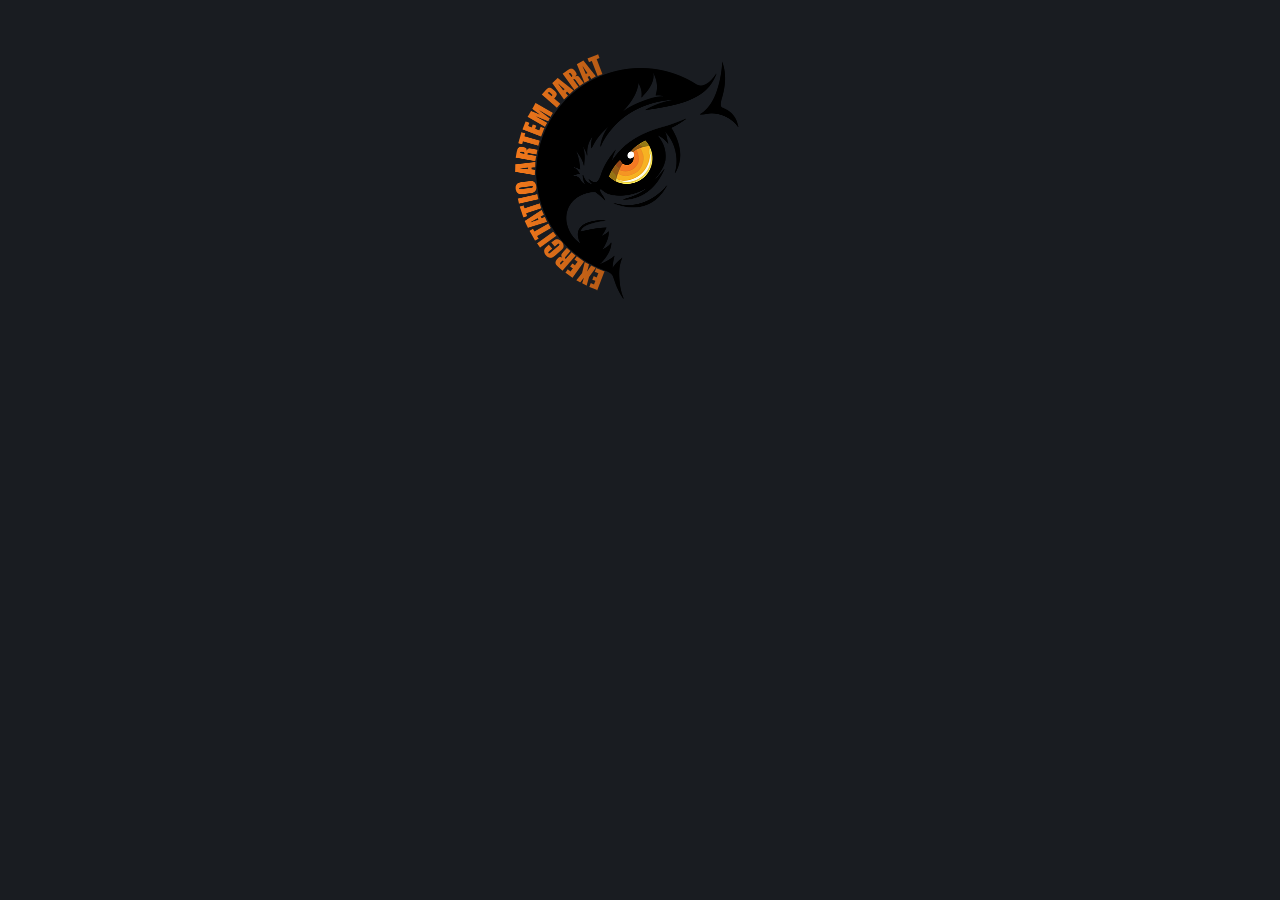
<file: OWL_animation/index.html>
<!DOCTYPE html>
<html lang="en">
<head>
    <meta charset="UTF-8">
    <meta name="viewport" content="width=device-width, initial-scale=1.0">
    <title>Owl animation</title>
    <link rel="stylesheet" href="./css/normalize.css">
    <link rel="stylesheet" href="./css/styles.css">
</head>
<body>
    <div class="owl-animation-block">
        <div class="owl-central">
            <img class="owl-central-img img-opac" src="./img/owl-img-central.png" alt="">
            <img class="owl-central-img" src="./img/owl-img-central_op.png" alt="">
            <img class="owl-central-text" src="./img/owl-img-text.png" alt="">
        </div>

    </div>
</body>
</html>
</file>
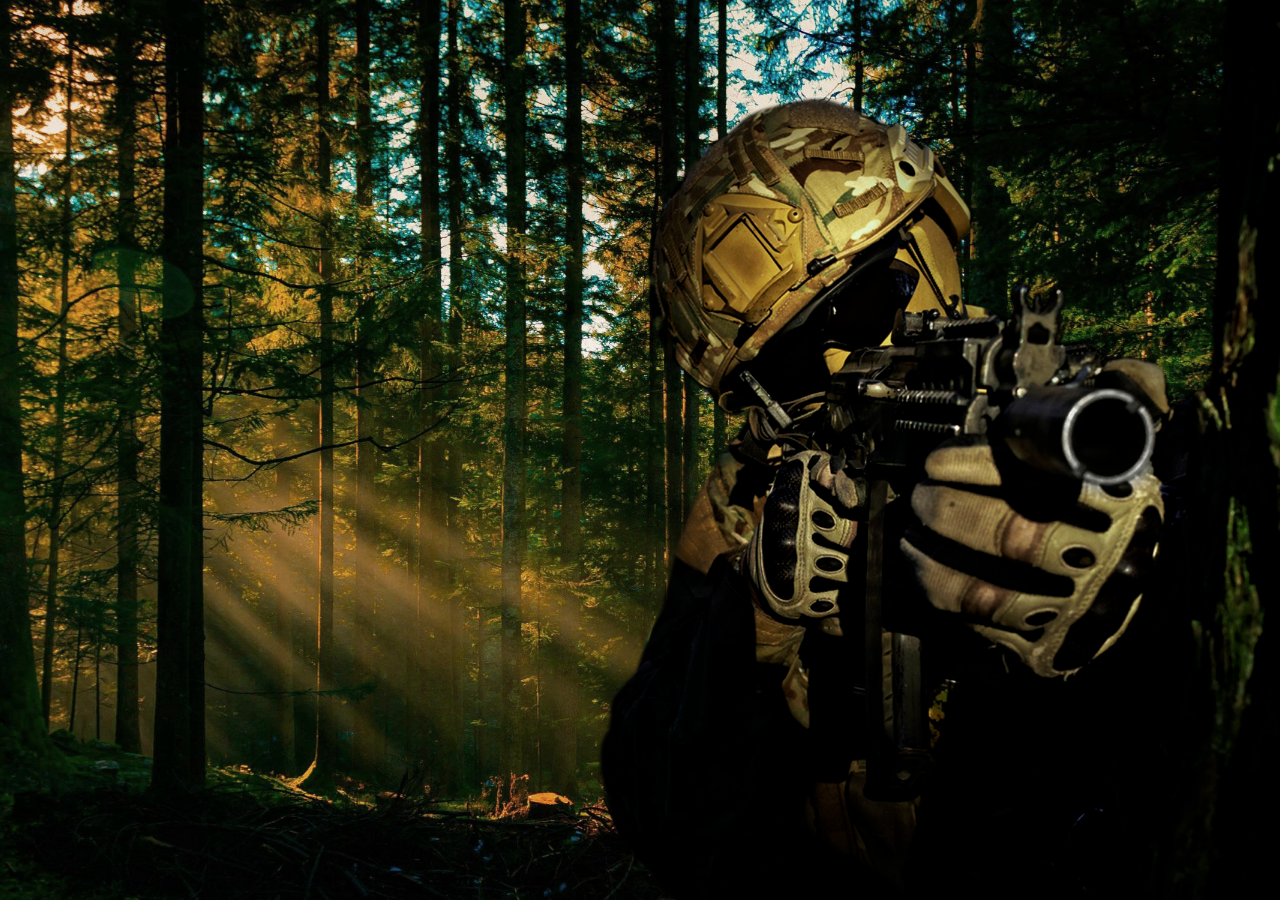
<file: Paralax/index.html>
<!DOCTYPE html>
<html lang="en">
<head>
    <meta charset="UTF-8">
    <meta name="viewport" content="width=device-width, initial-scale=1.0">
    <meta http-equiv="X-UA-Compatible" content="ie=edge">
    <title>Paralax</title>
    <link rel="stylesheet" href="./style.css">
</head>
<body>
    <div class="scene">
        <div class="layer bg" data-speed="10">
            <img src="./img/bg.jpg" alt="img">
        </div>
        <div class="layer sc" data-speed="30">
            <img src="./img/01.png" alt="img" class="second-img">
        </div>
    </div>
</body>
<script src="./index.js"></script>
</html>
</file>
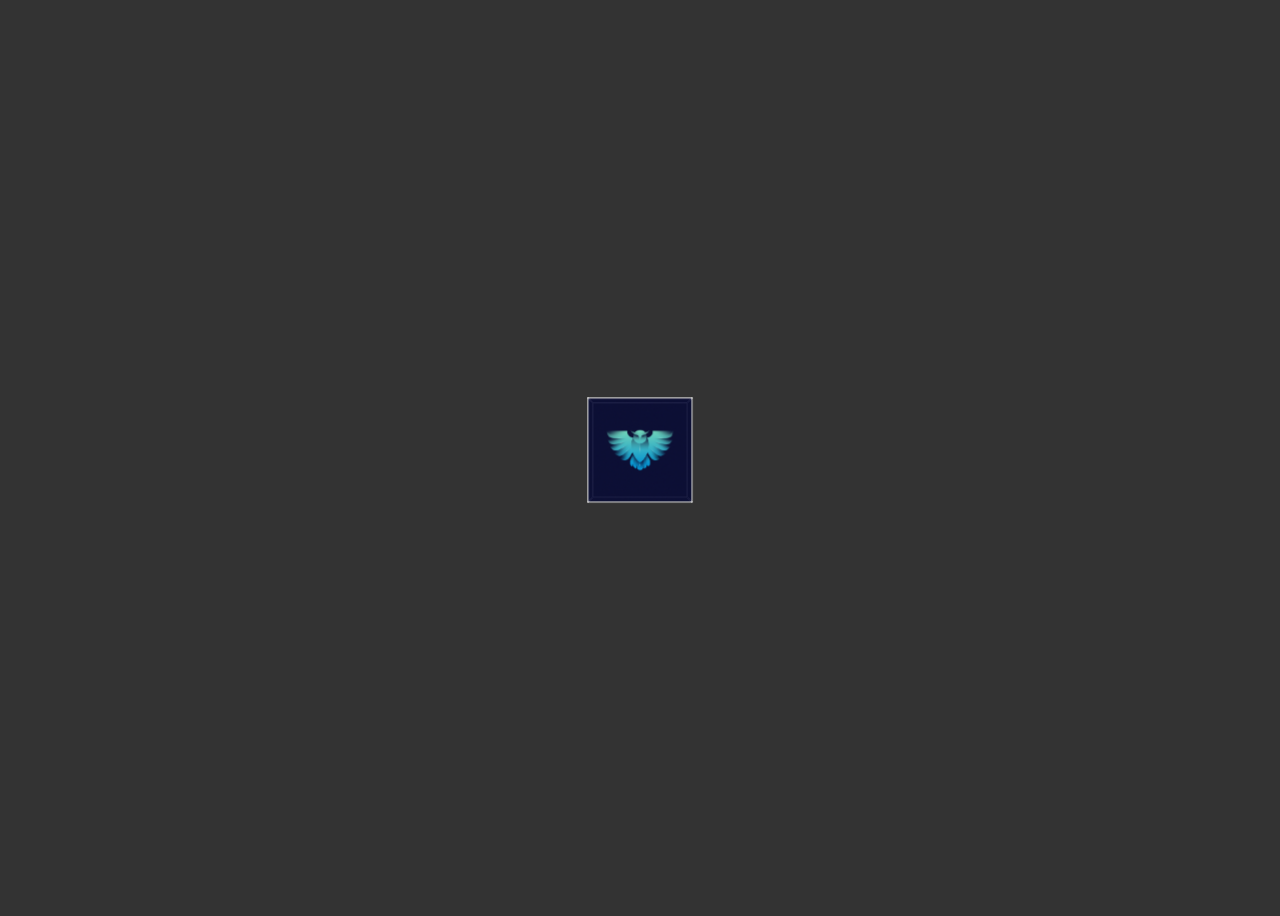
<file: Cubes/cube-auto/index.html>
<!DOCTYPE html>
<html lang="en">

<head>
    <meta charset="UTF-8">
    <meta name="viewport" content="width=device-width, initial-scale=1.0">
    <meta http-equiv="X-UA-Compatible" content="ie=edge">
    <title>Document</title>
    <link rel="stylesheet" href="https://necolas.github.io/normalize.css/8.0.1/normalize.css">
    <link rel="stylesheet" href="./styles.css">
</head>

<body>
  <div class="wrap">
    <div class="cube">
      <div class="front">

      </div>
      <div class="back">

      </div>
      <div class="top">
  
      </div>
      <div class="bottom">

      </div>
      <div class="left">

      </div>
      <div class="right">

      </div>
    </div>
  </div>
  <script src="./index.js"></script>
    </body>

</html>
</file>
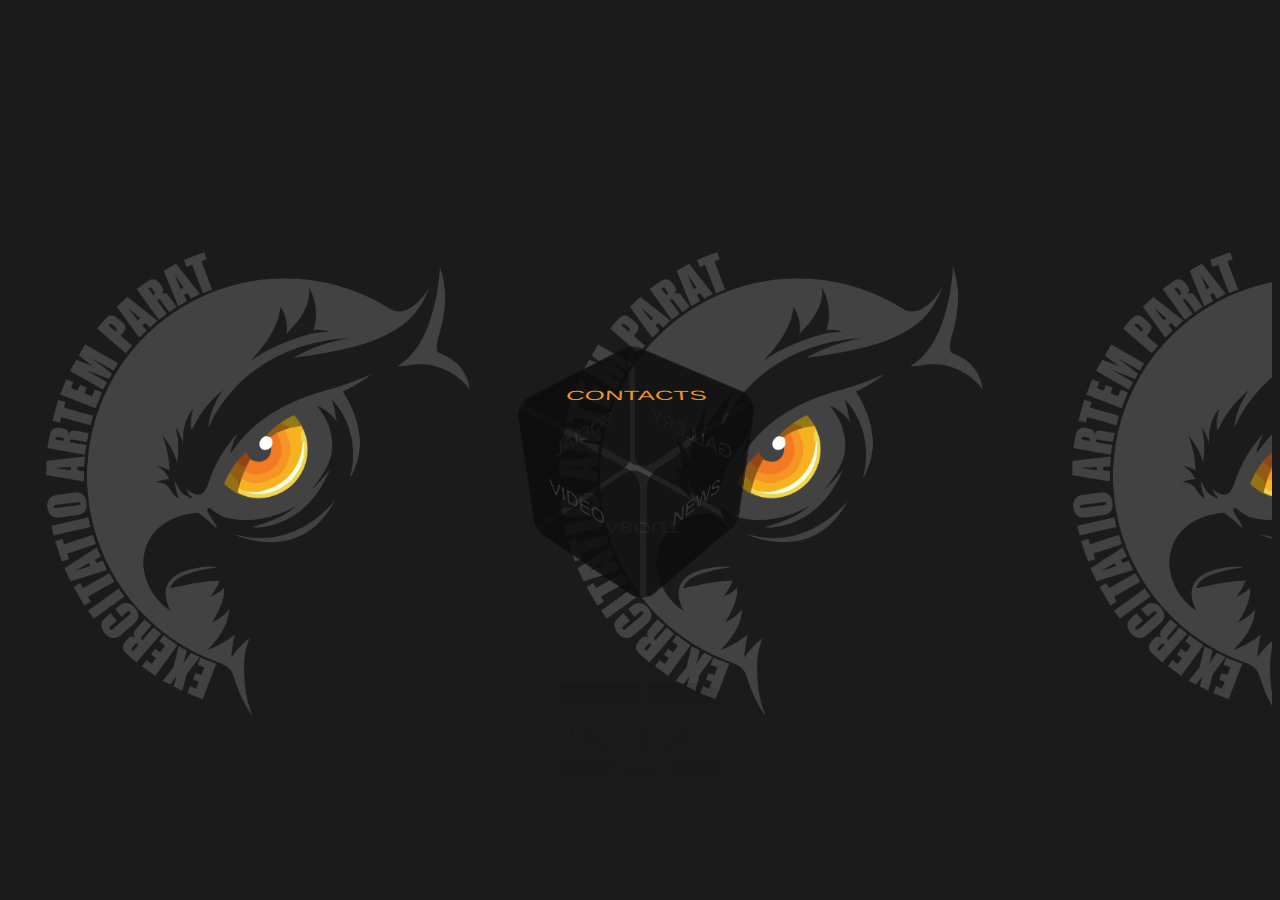
<file: Cubes/cube-top/index.html>
<!DOCTYPE html>
<html lang="en">

<head>
  <meta charset="UTF-8">
  <meta name="viewport" content="width=device-width, initial-scale=1.0">
  <meta http-equiv="X-UA-Compatible" content="ie=edge">
  <title>Document</title>
  <link rel="stylesheet" href="./styles.css">
</head>

<body>
  <div class="start-block">
    <div id="wrapper">
      <div class="viewport">
        <div class="cube">
          <div class="side">
            <div class="cube-image" data-size="ABOUT">ABOUT</div>
          </div>
          <div class="side">
            <div class="cube-image">GALLERY</div>
          </div>
          <div class="side">
            <div class="cube-image">NEWS</div>
          </div>
          <div class="side">
            <div class="cube-image">VIDEO</div>
          </div>
          <div class="side">
            <div class="cube-image">SOCIAL</div>
          </div>
          <div class="side">
            <div class="cube-image active">CONTACTS</div>
          </div>
        </div>
      </div>
    </div>
  </div>
  <script src="./index.js"></script>
  <script src="./taping.js"></script>
</body>

</html>
</file>
<file: OWL_animation/css/styles.css>
body{
    background-color: #191C21;
}

.owl-animation-block{
    position: relative;
    width: 250px;
    height: 250px;
    margin: 50px auto;
}

.owl-central{
    position: absolute;
    width: 100%;
    height: 100%;
}

.owl-central img{
    width: 100%;
}

.owl-central-img{
    max-width: 100%;
    position: absolute;
    /* top: 8px; */
    /* left: 6px; */
}
.img-opac{
    animation-name: animationNameSecond;
    animation-duration: 2s;
    animation-timing-function: ease-in-out;
    animation-iteration-count: 10;
}

.owl-central-text{
    position: absolute;
    animation-name: animationName;
    animation-duration: 2s;
    animation-timing-function: linear;
    animation-iteration-count: 10;
    /* animation-direction: alternate; */
    /* animation-fill-mode: forwards; */
}




@keyframes animationName {
    0%  {transform: rotateZ(0deg)}
    40% {
            transform: rotateZ(60deg);
            opacity: 0.9;
    }
    41% {
        transform: rotateZ(120deg);
        opacity: 1;
        }
    50% {
            transform: rotateZ(180deg);
            opacity: 0;
        }
    59% {
            transform: rotateZ(300deg);
            opacity: 0.9;
        }
    100% { transform: rotateZ(360deg) }
}


@keyframes animationNameSecond {
    0%{opacity: 1;}
    50%{opacity: 0;}
    100%{opacity: 1;}
}
</file>
<file: Paralax/style.css>
body{
    margin: 0;
}

*{
    box-sizing: border-box;
}

img{
    width: 100%;
    height: 100vh;
    object-fit: cover;
    object-position: center;
}

.scene{
    position: fixed;
    left: 0;
    top: 0;
    right: 0;
    bottom: 0;
    min-height: 100vh;
}

.layer{
    position: absolute;
    left: -10%;
    top: 0;
    width: 120%;
    height: 100%;
}

.second-img{
    object-fit: cover;
    width: 100%;
    height: 100%;
    /* object-position: center; */
}
</file>
<file: Cubes/cube-auto/styles.css>
body{
  width: 100%;
  height: 100vh;
  background-color: #333;
}

.wrap {
  position: absolute;
  top: 50%;
  left: 50%;
  transform: translate(-50%, -50%);
  perspective: 1000px;
  perspective-origin: 50% 50%;
}
.cube {
  margin: auto;
  position: relative;
  height: 100px;
  width: 100px;
  transform-style: preserve-3d;
}

.cube > div {
  position: absolute;
  box-sizing: border-box;
  padding: 10px;
  height: 100%;
  width: 100%;
  opacity: 0.9;
  /* background-color: #000; */
  border: solid 1px #eeeeee;
  color: #ffffff;
}
.front {
  transform: translateZ(50px);
  background-image: url("./cefcea11e1a8ee304a5f58ff673610bf.png");
  background-size: cover;
  background-position: 50%;
}

.back {
  transform: translateZ(-50px) rotateY(180deg);
}

.right {
  transform: rotateY(-270deg) translateX(50px);
  transform-origin: top right;
}

.left {
  transform: rotateY(270deg) translateX(-50px);
  transform-origin: center left;
}

.top {
  transform: rotateX(-270deg) translateY(-50px);
  transform-origin: top center;
}

.bottom {
  transform: rotateX(270deg) translateY(50px);
  transform-origin: bottom center;
}
@keyframes rotate {
  from {
    transform: rotateX(0deg) rotateY(0deg);
  }
  
  to {
    transform: rotateX(360deg) rotateY(360deg);
  }
}

.cube {
  animation: rotate 20s infinite linear;
}







.wrap:hover .front {
  transform: translateZ(100px);
}

.wrap:hover .back {
  transform: translateZ(-100px) rotateY(180deg);
}

.wrap:hover .right {
  transform: rotateY(-270deg) translateZ(50px) translateX(50px);
}

.wrap:hover .left {
  transform: rotateY(270deg) translateZ(50px) translateX(-50px);
}

.wrap:hover .top {
  transform: rotateX(-270deg) translateZ(50px) translateY(-50px);
}

.wrap:hover .bottom {
  transform: rotateX(270deg) translateZ(50px) translateY(50px);
}

.wrap:hover .cube > div {
  border-radius: 10px;
}


.cube > div {
  transition: transform 0.2s ease-in;
}
</file>
<file: Cubes/cube-top/styles.css>
*, *:before, *:after {
  -moz-box-sizing: border-box;
  -webkit-box-sizing: border-box;
  box-sizing: border-box; }

body {
  background: #1b1b1b;
  font-family: 'HelveticaNeue-Light', 'Helvetica Neue Light', 'Helvetica Neue', Helvetica, Arial, 'Lucida Grande', sans-serif;
  font-weight: 300; 
}

.start-block{
  display: flex;
  height: 95vh;
  min-height: 100%;
  justify-content: center;
  align-items: center;
  background-image: url("./main-image2.png");
  background-size: contain;
}

#wrapper {
  padding-top: 5%; 
  
}

.viewport {
  -webkit-perspective: 800px;
  -moz-perspective: 800px;
  -ms-perspective: 800px;
  -o-perspective: 800px;
  perspective: 800px;
  -webkit-perspective-origin: 50% 200px;
  -moz-perspective-origin: 50% 200px;
  -ms-perspective-origin: 50% 200px;
  -o-perspective-origin: 50% 200px;
  perspective-origin: 50% 200px;
  -webkit-transform: scale(0.8, 0.8);
  -moz-transform: scale(0.8, 0.8);
  -ms-transform: scale(0.8, 0.8);
  -o-transform: scale(0.8, 0.8);
  transform: scale(0.8, 0.8);
  -webkit-box-reflect: below 170px -webkit-gradient(linear, left top, left bottom, from(transparent), color-stop(0%, transparent), to(rgba(250, 250, 250, 0.1))); }

.cube {
  position: relative;
  margin: 0 auto;
  height: 200px;
  width: 200px;
  -webkit-transform-style: preserve-3d;
  -moz-transform-style: preserve-3d;
  -ms-transform-style: preserve-3d;
  -o-transform-style: preserve-3d;
  transform-style: preserve-3d;
  -webkit-transform: rotateX(136deg) rotateY(1122deg);
  -moz-transform: rotateX(136deg) rotateY(1122deg);
  -ms-transform: rotateX(136deg) rotateY(1122deg);
  -o-transform: rotateX(136deg) rotateY(1122deg);
  transform: rotateX(136deg) rotateY(1122deg); }

.cube > div {
  overflow: hidden;
  position: absolute;
  opacity: 1;
  height: 190px;
  width: 190px;
  border-radius: 15px;
  /* background-image: url("https://www.medicalnewstoday.com/content/images/articles/322/322868/golden-retriever-puppy.jpg"); */
  background-color: rgba(11, 11, 11, 0.6);
  background-size: cover;
  -webkit-touch-callout: none;
  -moz-touch-callout: none;
  -ms-touch-callout: none;
  -o-touch-callout: none;
  touch-callout: none;
  -webkit-user-select: none;
  -moz-user-select: none;
  -ms-user-select: none;
  -o-user-select: none;
  user-select: none; }

.cube > div > div.cube-image {
  width: 200px;
  height: 200px;
  -webkit-transform: rotate(180deg);
  -moz-transform: rotate(180deg);
  -ms-transform: rotate(180deg);
  -o-transform: rotate(180deg);
  transform: rotate(180deg);
  line-height: 200px;
  font-size: 30px;
  text-align: center;
  color: #333;
  -webkit-transition: color 600ms;
  -moz-transition: color 600ms;
  -ms-transition: color 600ms;
  -o-transition: color 600ms;
  transition: color 600ms; }
  .cube > div > div.cube-image.active {
    color: #F59523; }

.cube > div:hover {
  cursor: pointer; }

.cube > div:active {
  cursor: pointer; }

.cube > div:first-child {
  -webkit-transform: rotateX(90deg) translateZ(100px);
  -moz-transform: rotateX(90deg) translateZ(100px);
  -ms-transform: rotateX(90deg) translateZ(100px);
  -o-transform: rotateX(90deg) translateZ(100px);
  transform: rotateX(90deg) translateZ(100px);
  outline: 1px solid transparent; }

.cube > div:nth-child(2) {
  -webkit-transform: translateZ(100px);
  -moz-transform: translateZ(100px);
  -ms-transform: translateZ(100px);
  -o-transform: translateZ(100px);
  transform: translateZ(100px);
  outline: 1px solid transparent; }

.cube > div:nth-child(3) {
  -webkit-transform: rotateY(90deg) translateZ(100px);
  -moz-transform: rotateY(90deg) translateZ(100px);
  -ms-transform: rotateY(90deg) translateZ(100px);
  -o-transform: rotateY(90deg) translateZ(100px);
  transform: rotateY(90deg) translateZ(100px);
  outline: 1px solid transparent; }

.cube > div:nth-child(4) {
  -webkit-transform: rotateY(180deg) translateZ(100px);
  -moz-transform: rotateY(180deg) translateZ(100px);
  -ms-transform: rotateY(180deg) translateZ(100px);
  -o-transform: rotateY(180deg) translateZ(100px);
  transform: rotateY(180deg) translateZ(100px);
  outline: 1px solid transparent; }

.cube > div:nth-child(5) {
  -webkit-transform: rotateY(-90deg) translateZ(100px);
  -moz-transform: rotateY(-90deg) translateZ(100px);
  -ms-transform: rotateY(-90deg) translateZ(100px);
  -o-transform: rotateY(-90deg) translateZ(100px);
  transform: rotateY(-90deg) translateZ(100px);
  outline: 1px solid transparent; }

.cube > div:nth-child(6) {
  -webkit-transform: rotateX(-90deg) rotate(180deg) translateZ(100px);
  -moz-transform: rotateX(-90deg) rotate(180deg) translateZ(100px);
  -ms-transform: rotateX(-90deg) rotate(180deg) translateZ(100px);
  -o-transform: rotateX(-90deg) rotate(180deg) translateZ(100px);
  transform: rotateX(-90deg) rotate(180deg) translateZ(100px);
  outline: 1px solid transparent; }

object {
  opacity: 0.5; }

object:hover {
  opacity: 1; }


@media (max-width: 640px) {
  .viewport {
    -webkit-transform: scale(0.6, 0.6);
    -moz-transform: scale(0.6, 0.6);
    -ms-transform: scale(0.6, 0.6);
    -o-transform: scale(0.6, 0.6);
    transform: scale(0.6, 0.6); } }
</file>
